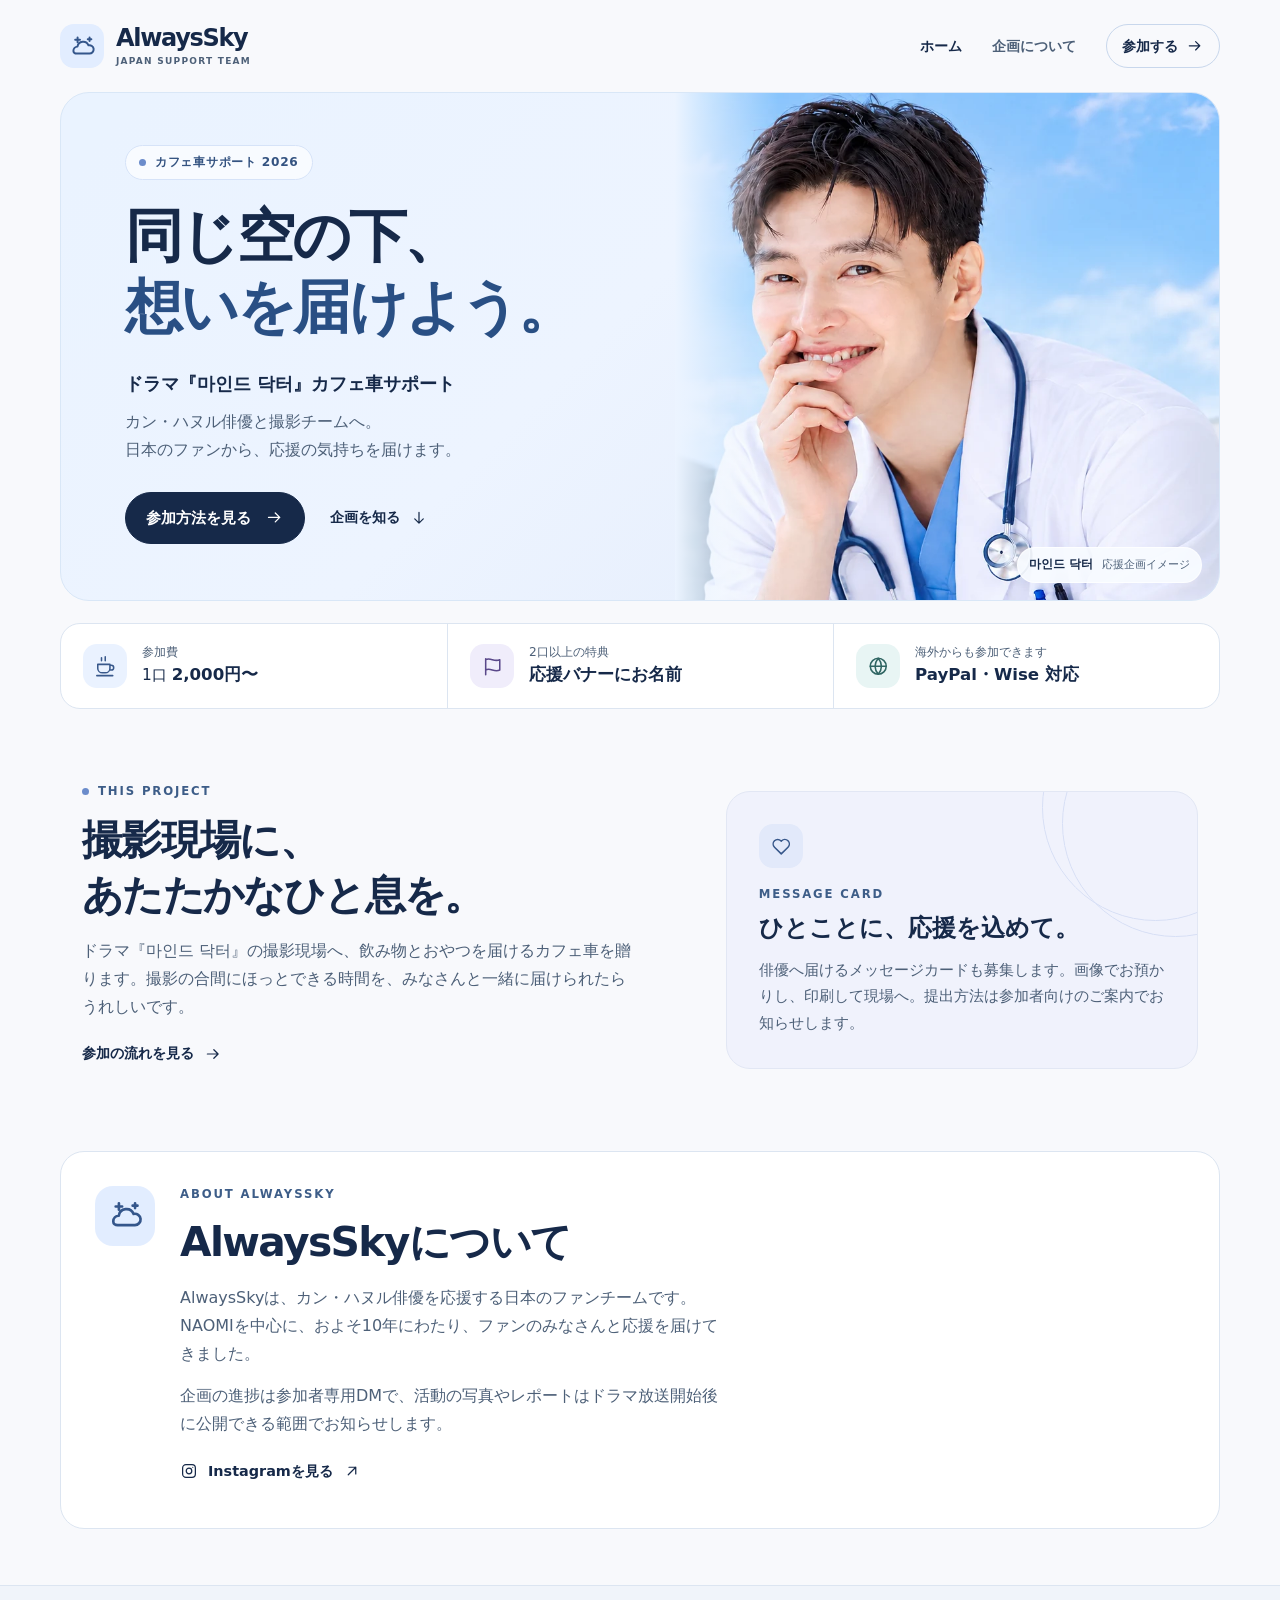
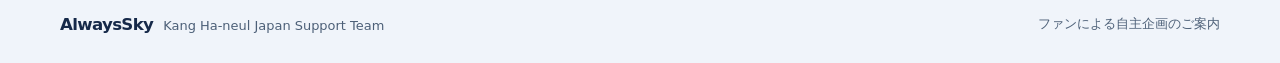
<file: index.html>
<!doctype html>
<html lang="ja">
<head>
  <meta charset="utf-8">
  <meta name="viewport" content="width=device-width, initial-scale=1">
  <meta name="theme-color" content="#f8f9fc">
  <meta name="description" content="カン・ハヌル俳優を応援する日本のファンチーム AlwaysSky。ドラマ『마인드 닥터』カフェ車サポートの企画と参加方法をご案内します。">
  <meta property="og:title" content="AlwaysSky | カン・ハヌル Japan Support Team">
  <meta property="og:description" content="同じ空の下、想いを届けよう。ドラマ『마인드 닥터』カフェ車サポートのご案内。">
  <meta property="og:type" content="website">
  <meta property="og:image" content="https://kanghaneuljpst-dot.github.io/alwayssky-website/assets/alwayssky-mind-doctor.webp">
  <title>AlwaysSky | カン・ハヌル Japan Support Team</title>
  <link rel="icon" href="assets/alwayssky-mark.svg" type="image/svg+xml">
  <link rel="stylesheet" href="assets/alwayssky.css">
</head>
<body>
  <a class="skip-link" href="#main">本文へ移動</a>
  <header class="masthead">
    <div class="wrap masthead-inner">
      <a class="brand" href="./" aria-label="AlwaysSky ホーム">
        <span class="brand-mark"><svg class="icon" aria-hidden="true"><use href="assets/icons.svg#sky"/></svg></span>
        <span><strong>AlwaysSky</strong><small>JAPAN SUPPORT TEAM</small></span>
      </a>
      <nav class="main-nav" aria-label="メインメニュー">
        <a href="./" aria-current="page">ホーム</a>
        <a href="#project">企画について</a>
        <a class="nav-apply" href="apply.html">参加する<svg class="icon" aria-hidden="true"><use href="assets/icons.svg#arrow"/></svg></a>
      </nav>
    </div>
  </header>
  <main id="main" class="wrap">
    <section class="hero" aria-labelledby="home-title">
      <div class="hero-copy">
        <p class="project-tag"><span></span>カフェ車サポート 2026</p>
        <h1 id="home-title">同じ空の下、<br><em>想いを届けよう。</em></h1>
        <p class="hero-project">ドラマ『<span lang="ko">마인드 닥터</span>』カフェ車サポート</p>
        <p class="hero-intro">カン・ハヌル俳優と撮影チームへ。<br>日本のファンから、応援の気持ちを届けます。</p>
        <div class="actions" id="join">
          <a class="button" href="apply.html">参加方法を見る<svg class="icon" aria-hidden="true"><use href="assets/icons.svg#arrow"/></svg></a>
          <a class="text-action" href="#project">企画を知る<svg class="icon" aria-hidden="true"><use href="assets/icons.svg#down"/></svg></a>
        </div>
      </div>
      <figure class="hero-image">
        <img src="assets/alwayssky-mind-doctor.webp" width="948" height="768" alt="青空の下で微笑む白衣姿のカン・ハヌル俳優のイメージ" fetchpriority="high">
        <figcaption><span lang="ko">마인드 닥터</span><span>応援企画イメージ</span></figcaption>
      </figure>
    </section>

    <dl class="quick-facts" aria-label="参加の概要">
      <div>
        <dt><span class="fact-icon blue"><svg class="icon" aria-hidden="true"><use href="assets/icons.svg#cup"/></svg></span>参加費</dt>
        <dd>1口 <strong>2,000円〜</strong></dd>
      </div>
      <div>
        <dt><span class="fact-icon lilac"><svg class="icon" aria-hidden="true"><use href="assets/icons.svg#flag"/></svg></span>2口以上の特典</dt>
        <dd><strong>応援バナーにお名前</strong></dd>
      </div>
      <div>
        <dt><span class="fact-icon mint"><svg class="icon" aria-hidden="true"><use href="assets/icons.svg#globe"/></svg></span>海外からも参加できます</dt>
        <dd><strong>PayPal・Wise 対応</strong></dd>
      </div>
    </dl>

    <section class="project-section" id="project" aria-labelledby="project-title">
      <div class="project-intro" id="about">
        <p class="eyebrow"><span></span>THIS PROJECT</p>
        <h2 id="project-title">撮影現場に、<br>あたたかなひと息を。</h2>
        <p>ドラマ『<span lang="ko">마인드 닥터</span>』の撮影現場へ、飲み物とおやつを届けるカフェ車を贈ります。撮影の合間にほっとできる時間を、みなさんと一緒に届けられたらうれしいです。</p>
        <a class="text-action" href="apply.html">参加の流れを見る<svg class="icon" aria-hidden="true"><use href="assets/icons.svg#arrow"/></svg></a>
      </div>
      <aside class="message-card" id="message" aria-labelledby="message-title">
        <div class="letter-icon"><svg class="icon" aria-hidden="true"><use href="assets/icons.svg#heart"/></svg></div>
        <p class="eyebrow">MESSAGE CARD</p>
        <h3 id="message-title">ひとことに、応援を込めて。</h3>
        <p>俳優へ届けるメッセージカードも募集します。画像でお預かりし、印刷して現場へ。提出方法は参加者向けのご案内でお知らせします。</p>
      </aside>
    </section>

    <section class="team-section" id="team" aria-labelledby="team-title">
      <span class="team-mark"><svg class="icon" aria-hidden="true"><use href="assets/icons.svg#sky"/></svg></span>
      <div>
        <p class="eyebrow">ABOUT ALWAYSSKY</p>
        <h2 id="team-title">AlwaysSkyについて</h2>
        <p>AlwaysSkyは、カン・ハヌル俳優を応援する日本のファンチームです。NAOMIを中心に、およそ10年にわたり、ファンのみなさんと応援を届けてきました。</p>
        <p id="news">企画の進捗は参加者専用DMで、活動の写真やレポートはドラマ放送開始後に公開できる範囲でお知らせします。</p>
        <a class="text-action" href="https://www.instagram.com/kanghaneul_jpfan/" target="_blank" rel="noopener"><svg class="icon" aria-hidden="true"><use href="assets/icons.svg#instagram"/></svg>Instagramを見る<svg class="icon" aria-hidden="true"><use href="assets/icons.svg#external"/></svg></a>
      </div>
    </section>
  </main>
  <footer class="footer">
    <div class="wrap footer-inner">
      <div><strong>AlwaysSky</strong><span>Kang Ha-neul Japan Support Team</span></div>
      <p>ファンによる自主企画のご案内</p>
    </div>
  </footer>
</body>
</html>
</file>
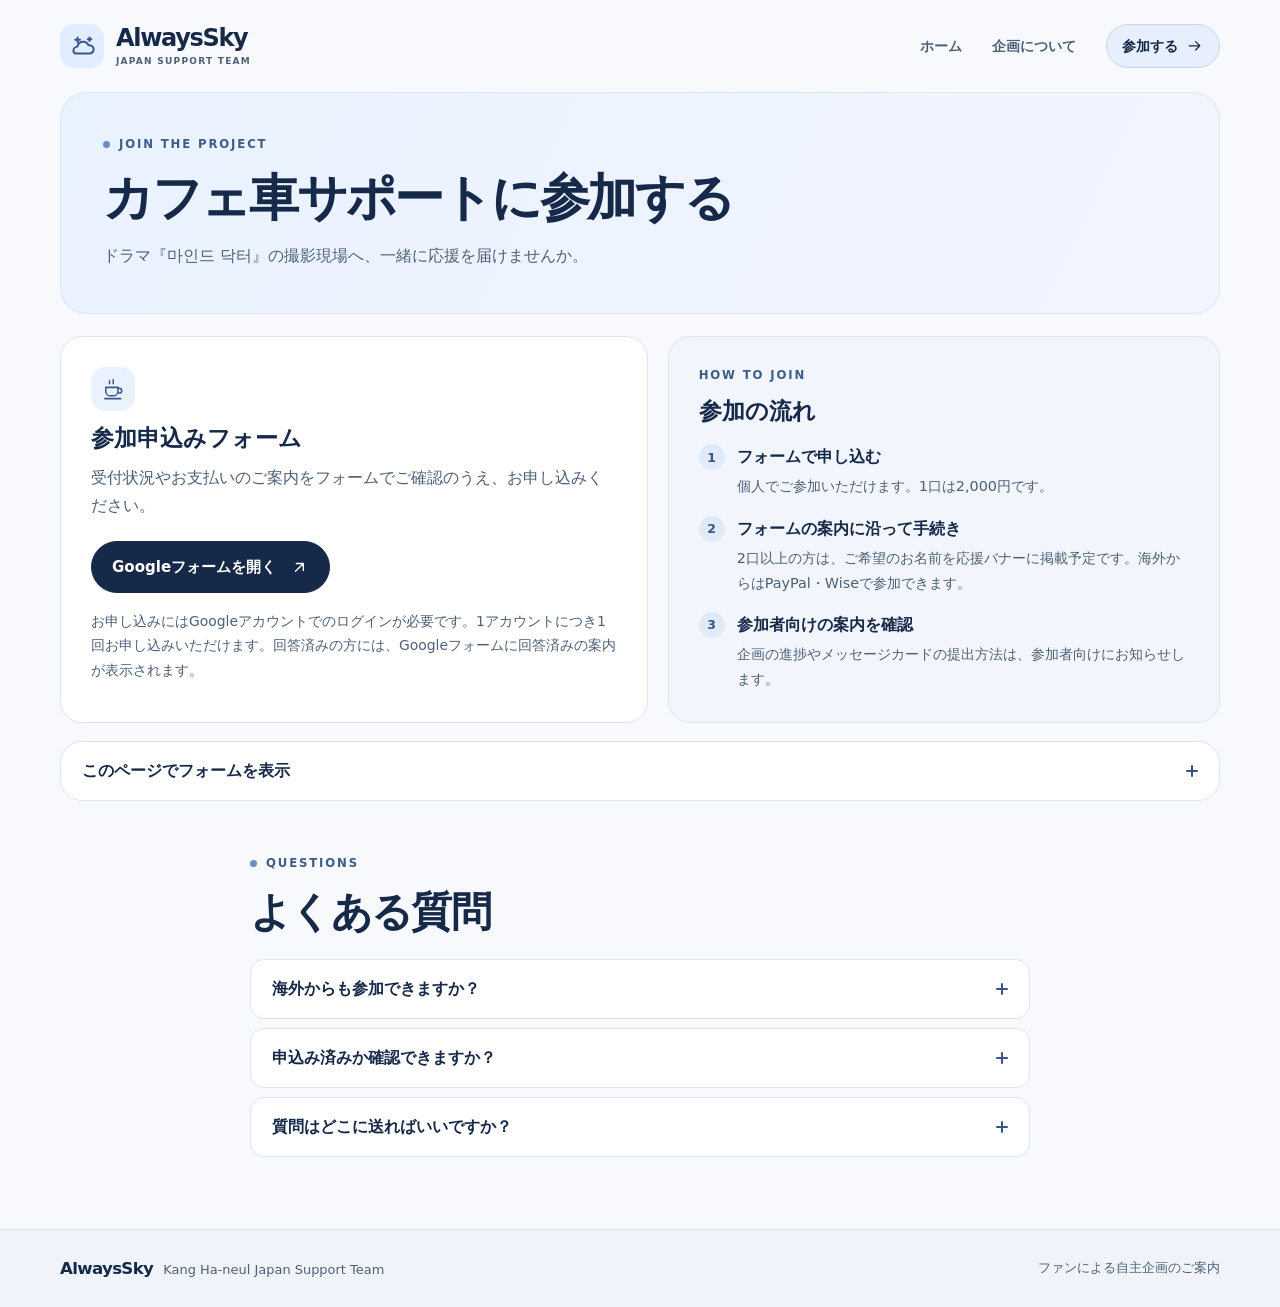
<file: apply.html>
<!doctype html>
<html lang="ja">
<head>
  <meta charset="utf-8">
  <meta name="viewport" content="width=device-width, initial-scale=1">
  <meta name="theme-color" content="#f8f9fc">
  <meta name="description" content="AlwaysSkyのドラマ『마인드 닥터』カフェ車サポートの参加方法と申込みフォーム。">
  <title>参加する | AlwaysSky</title>
  <link rel="icon" href="assets/alwayssky-mark.svg" type="image/svg+xml">
  <link rel="stylesheet" href="assets/alwayssky.css">
  <script src="assets/apply.js" defer></script>
</head>
<body>
  <a class="skip-link" href="#main">本文へ移動</a>
  <header class="masthead">
    <div class="wrap masthead-inner">
      <a class="brand" href="./" aria-label="AlwaysSky ホーム">
        <span class="brand-mark"><svg class="icon" aria-hidden="true"><use href="assets/icons.svg#sky"/></svg></span>
        <span><strong>AlwaysSky</strong><small>JAPAN SUPPORT TEAM</small></span>
      </a>
      <nav class="main-nav" aria-label="メインメニュー">
        <a href="./">ホーム</a>
        <a href="./#project">企画について</a>
        <a class="nav-apply" href="apply.html" aria-current="page">参加する<svg class="icon" aria-hidden="true"><use href="assets/icons.svg#arrow"/></svg></a>
      </nav>
    </div>
  </header>
  <main class="wrap apply-main" id="main">
    <div class="apply-heading">
      <p class="eyebrow"><span></span>JOIN THE PROJECT</p>
      <h1>カフェ車サポートに参加する</h1>
      <p>ドラマ『<span lang="ko">마인드 닥터</span>』の撮影現場へ、一緒に応援を届けませんか。</p>
    </div>
    <div class="apply-grid">
      <section class="apply-card" aria-labelledby="form-title">
        <span class="fact-icon blue"><svg class="icon" aria-hidden="true"><use href="assets/icons.svg#cup"/></svg></span>
        <h2 id="form-title">参加申込みフォーム</h2>
        <p>受付状況やお支払いのご案内をフォームでご確認のうえ、お申し込みください。</p>
        <a class="button form-link" href="https://docs.google.com/forms/d/e/1FAIpQLSdK-Qd90ddX9zffCFzwq_KuOPeeMwF6w-kkb7oBni8l5uLlmg/viewform" target="_blank" rel="noopener">Googleフォームを開く<svg class="icon" aria-hidden="true"><use href="assets/icons.svg#external"/></svg><span class="sr-only">（新しいタブ）</span></a>
        <p class="form-note">お申し込みにはGoogleアカウントでのログインが必要です。1アカウントにつき1回お申し込みいただけます。回答済みの方には、Googleフォームに回答済みの案内が表示されます。</p>
      </section>
      <section class="steps-card" aria-labelledby="steps-title">
        <p class="eyebrow">HOW TO JOIN</p>
        <h2 id="steps-title">参加の流れ</h2>
        <ol class="steps" role="list">
          <li><span class="step-number" aria-hidden="true">1</span><div><strong>フォームで申し込む</strong><p>個人でご参加いただけます。1口は2,000円です。</p></div></li>
          <li><span class="step-number" aria-hidden="true">2</span><div><strong>フォームの案内に沿って手続き</strong><p>2口以上の方は、ご希望のお名前を応援バナーに掲載予定です。海外からはPayPal・Wiseで参加できます。</p></div></li>
          <li><span class="step-number" aria-hidden="true">3</span><div><strong>参加者向けの案内を確認</strong><p>企画の進捗やメッセージカードの提出方法は、参加者向けにお知らせします。</p></div></li>
        </ol>
      </section>
    </div>
    <details class="embed-panel" id="inline-form" hidden>
      <summary><span>このページでフォームを表示</span><span class="expand-icon" aria-hidden="true"></span></summary>
      <div class="embed-body">
        <p>フォーム内でログインできない場合は、上の「Googleフォームを開く」ボタンをご利用ください。</p>
        <div id="form-frame"></div>
      </div>
    </details>
    <section class="faq" aria-labelledby="faq-title">
      <p class="eyebrow"><span></span>QUESTIONS</p>
      <h2 id="faq-title">よくある質問</h2>
      <details><summary>海外からも参加できますか？<span class="expand-icon" aria-hidden="true"></span></summary><p>はい。海外からのお支払いにはPayPalまたはWiseをご利用いただけます。手続きはフォームの案内をご覧ください。</p></details>
      <details><summary>申込み済みか確認できますか？<span class="expand-icon" aria-hidden="true"></span></summary><p>申込みに使ったGoogleアカウントでフォームを開いてください。「既に回答済みです」と表示された方は、参加者向けの案内をお待ちください。</p></details>
      <details><summary>質問はどこに送ればいいですか？<span class="expand-icon" aria-hidden="true"></span></summary><p>AlwaysSkyのInstagram <a href="https://www.instagram.com/kanghaneul_jpfan/" target="_blank" rel="noopener">@kanghaneul_jpfan</a> のDMでお問い合わせください。</p></details>
    </section>
  </main>
  <footer class="footer">
    <div class="wrap footer-inner">
      <div><strong>AlwaysSky</strong><span>Kang Ha-neul Japan Support Team</span></div>
      <p>ファンによる自主企画のご案内</p>
    </div>
  </footer>
</body>
</html>
</file>
<file: assets/alwayssky.css>
:root {
  color-scheme: light;
  --paper: #f8f9fc;
  --white: #fff;
  --navy: #162949;
  --blue: #294f84;
  --ink: #233954;
  --muted: #4d6078;
  --line: #dce5f1;
  --sky: #eaf3ff;
  font-family: Inter, system-ui, "Hiragino Sans", "Yu Gothic", "Noto Sans CJK JP", sans-serif;
  color: var(--ink);
  background: var(--paper);
}
* { box-sizing: border-box; }
[hidden] { display: none !important; }
html { scroll-behavior: smooth; }
body { margin: 0; font-size: 16px; line-height: 1.75; }
a { color: var(--blue); }
a:focus-visible, summary:focus-visible, iframe:focus-visible {
  outline: 3px solid #4469a4;
  outline-offset: 4px;
}
h1, h2, h3, p, figure, dl, dd { margin: 0; }
h1, h2, h3 { color: var(--navy); line-height: 1.35; }
p { overflow-wrap: anywhere; }
.wrap { width: min(1160px, calc(100% - 80px)); margin-inline: auto; }
.icon {
  display: block;
  width: 1.25em;
  height: 1.25em;
  fill: none;
  stroke: currentColor;
  stroke-width: 1.65;
  stroke-linecap: round;
  stroke-linejoin: round;
  flex: none;
}
.sr-only, .skip-link:not(:focus) {
  position: absolute;
  width: 1px;
  height: 1px;
  padding: 0;
  overflow: hidden;
  clip-path: inset(50%);
  white-space: nowrap;
}
.skip-link:focus {
  position: fixed;
  z-index: 5;
  top: 8px;
  left: 8px;
  padding: 8px 14px;
  background: var(--white);
}
.masthead { background: var(--paper); }
.masthead-inner {
  min-height: 92px;
  display: flex;
  justify-content: space-between;
  align-items: center;
  gap: 24px;
}
.brand {
  display: inline-flex;
  align-items: center;
  gap: 12px;
  text-decoration: none;
  color: var(--navy);
  line-height: 1.1;
}
.brand-mark, .team-mark {
  display: grid;
  place-items: center;
  width: 44px;
  height: 44px;
  border-radius: 14px;
  background: #e2edff;
  color: #34568b;
  font-size: 23px;
}
.brand strong { display: block; font-size: 24px; letter-spacing: -.055em; font-weight: 770; }
.brand small {
  display: block;
  margin-top: 5px;
  color: var(--muted);
  font-size: 9px;
  font-weight: 750;
  letter-spacing: .14em;
}
.main-nav { display: flex; gap: 30px; align-items: center; }
.main-nav a {
  min-height: 44px;
  display: inline-flex;
  align-items: center;
  gap: 8px;
  color: var(--muted);
  text-decoration: none;
  font-size: .88rem;
  font-weight: 720;
  white-space: nowrap;
}
.main-nav a:hover, .main-nav a[aria-current] { color: var(--navy); }
.main-nav .nav-apply {
  border: 1px solid #c8d7ec;
  border-radius: 100px;
  padding: 0 15px;
  color: var(--navy);
}
.main-nav .nav-apply:hover, .main-nav .nav-apply[aria-current] { background: #e7effc; }

.hero {
  position: relative;
  isolation: isolate;
  min-height: 485px;
  display: grid;
  grid-template-columns: 53% 47%;
  overflow: hidden;
  border: 1px solid #d9e7f7;
  border-radius: 29px;
  background: linear-gradient(135deg, #eaf3ff 5%, #edf4ff 47%, #e1eafa 100%);
}
.hero-copy { z-index: 1; align-self: center; padding: 52px 0 56px clamp(34px, 5vw, 67px); }
.project-tag {
  display: inline-flex;
  align-items: center;
  gap: 9px;
  padding: 6px 13px;
  border: 1px solid #d6e3f8;
  border-radius: 100px;
  background: #f8fbff;
  color: #345381;
  font-size: .76rem;
  font-weight: 760;
  letter-spacing: .06em;
}
.project-tag span, .eyebrow span {
  flex: none;
  width: 7px;
  height: 7px;
  border-radius: 50%;
  background: #6b8ccb;
}
.hero h1 { margin-top: 22px; font-size: clamp(2.48rem, 4.5vw, 4.15rem); line-height: 1.22; letter-spacing: -.045em; font-weight: 800; }
.hero h1 em { color: #294f84; font-style: normal; }
.hero-project { margin-top: 25px; color: var(--navy); font-size: clamp(.95rem, 1.5vw, 1.125rem); font-weight: 750; }
.hero-intro { margin-top: 9px; font-size: .99rem; color: var(--muted); }
.actions { display: flex; align-items: center; flex-wrap: wrap; gap: 12px 25px; margin-top: 28px; }
.button, .text-action {
  display: inline-flex;
  align-items: center;
  justify-content: center;
  gap: 10px;
  min-height: 46px;
  text-decoration: none;
  font-weight: 740;
}
.button {
  gap: 14px;
  min-height: 52px;
  padding: 10px 20px;
  border: 1px solid var(--navy);
  border-radius: 100px;
  color: var(--white);
  background: var(--navy);
  font-size: .94rem;
  transition: background-color .18s, border-color .18s;
}
.button:hover { background: var(--blue); border-color: var(--blue); }
.text-action { color: var(--navy); font-size: .9rem; }
.text-action:hover { text-decoration: underline; text-underline-offset: 4px; }
.hero-image { position: relative; min-width: 0; }
.hero-image img { position: absolute; width: 100%; height: 100%; object-fit: cover; object-position: 48% 35%; }
.hero-image::after {
  content: "";
  position: absolute;
  inset: 0;
  background: linear-gradient(90deg, #ecf4ff 0%, transparent 19%);
  pointer-events: none;
}
.hero-image figcaption {
  position: absolute;
  z-index: 1;
  right: 17px;
  bottom: 17px;
  display: flex;
  align-items: center;
  gap: 9px;
  border: 1px solid #ffffffb0;
  border-radius: 100px;
  padding: 6px 11px;
  background: #f8fbfff0;
  color: var(--muted);
  font-size: .67rem;
}
.hero-image figcaption span:first-child { color: var(--navy); font-size: .77rem; font-weight: 740; }

.quick-facts {
  display: grid;
  grid-template-columns: repeat(3, minmax(0, 1fr));
  margin-top: 22px;
  border: 1px solid var(--line);
  border-radius: 20px;
  background: var(--white);
}
.quick-facts > div { position: relative; padding: 20px 22px 20px 81px; }
.quick-facts .fact-icon { position: absolute; left: 22px; top: 50%; transform: translateY(-50%); }
.quick-facts > div + div { border-left: 1px solid var(--line); }
.fact-icon, .letter-icon {
  width: 44px;
  height: 44px;
  border-radius: 14px;
  display: grid;
  place-items: center;
  flex: none;
  color: #38588b;
  font-size: 18px;
}
.blue { background: #eaf2ff; }
.lilac { background: #f0edfb; color: #5a488a; }
.mint { background: #e8f5f4; color: #306663; }
.quick-facts dt { color: var(--muted); font-size: .76rem; line-height: 1.45; }
.quick-facts dd { margin-top: 2px; color: var(--navy); font-size: .96rem; line-height: 1.5; }
.quick-facts strong { font-size: 1.04rem; }

.project-section {
  display: grid;
  grid-template-columns: 1.08fr .92fr;
  align-items: center;
  gap: clamp(32px, 7vw, 102px);
  padding: 74px 22px;
  scroll-margin-top: 20px;
}
.eyebrow {
  display: flex;
  align-items: center;
  gap: 9px;
  color: #3d5d88;
  font-size: .73rem;
  font-weight: 780;
  letter-spacing: .16em;
  line-height: 1.4;
}
.project-section h2, .team-section h2, .faq h2 {
  margin-top: 13px;
  font-size: clamp(1.7rem, 3.4vw, 2.55rem);
  font-weight: 780;
  letter-spacing: -.04em;
}
.project-intro > p:not(.eyebrow), .team-section p:not(.eyebrow) { margin-top: 14px; max-width: 550px; color: var(--muted); }
.project-intro .text-action, .team-section .text-action { margin-top: 10px; }
.message-card {
  position: relative;
  overflow: hidden;
  isolation: isolate;
  padding: 32px;
  border: 1px solid #e2e7f4;
  border-radius: 24px;
  background: #f0f2fc;
}
.message-card::before, .message-card::after {
  content: "";
  position: absolute;
  z-index: -1;
  right: -72px;
  top: -98px;
  width: 225px;
  height: 225px;
  border: 1px solid #d7dff5;
  border-radius: 50%;
}
.message-card::after { right: -92px; top: -82px; }
.letter-icon { margin-bottom: 18px; background: #e2e9fa; }
.message-card h3 { margin-top: 10px; font-size: clamp(1.18rem, 2vw, 1.5rem); }
.message-card > p:last-child { margin-top: 12px; color: var(--muted); font-size: .95rem; }
.team-section {
  display: flex;
  align-items: flex-start;
  gap: 25px;
  margin-bottom: 56px;
  padding: 34px;
  border: 1px solid var(--line);
  border-radius: 24px;
  background: var(--white);
}
.team-mark { width: 60px; height: 60px; border-radius: 18px; font-size: 31px; flex: none; }

.apply-main { padding-bottom: 72px; }
.apply-heading {
  padding: 43px 42px;
  border: 1px solid #dbe7f8;
  border-radius: 26px;
  background: linear-gradient(115deg, #e9f2ff, #f2f5ff);
}
.apply-heading h1 { margin-top: 12px; font-size: clamp(1.75rem, 4vw, 3.15rem); letter-spacing: -.045em; }
.apply-heading > p:last-child { margin-top: 10px; color: var(--muted); }
.apply-grid { display: grid; grid-template-columns: 1fr .94fr; gap: 20px; margin-top: 22px; }
.apply-card, .steps-card, .embed-panel {
  min-width: 0;
  padding: 30px;
  border: 1px solid var(--line);
  border-radius: 22px;
  background: var(--white);
}
.steps-card { background: #f2f5fc; }
.apply-grid h2 { margin-top: 12px; font-size: 1.42rem; }
.apply-grid p:where(:not(.eyebrow)) { margin-top: 10px; color: var(--muted); }
.form-link { margin-top: 21px; }
.apply-grid .form-note { margin-top: 16px; font-size: .87rem; }
.steps { margin: 17px 0 0; padding: 0; list-style: none; }
.steps li { display: flex; gap: 12px; }
.steps li + li { margin-top: 15px; }
.step-number {
  display: grid;
  place-items: center;
  flex: 0 0 26px;
  height: 26px;
  margin-top: 1px;
  border-radius: 50%;
  color: #365586;
  background: #e0eafb;
  font-size: .78rem;
  font-weight: 750;
}
.steps strong { color: var(--navy); }
.steps li p:not(.eyebrow) { margin-top: 3px; font-size: .9rem; }
.embed-panel { margin-top: 18px; padding: 0; }
summary {
  display: flex;
  justify-content: space-between;
  align-items: center;
  gap: 12px;
  padding: 15px 21px;
  color: var(--navy);
  font-weight: 730;
  cursor: pointer;
  list-style: none;
}
summary::-webkit-details-marker { display: none; }
summary:hover { color: var(--blue); }
.expand-icon { width: 12px; height: 12px; position: relative; flex: none; }
.expand-icon::before, .expand-icon::after { position: absolute; content: ""; background: #365586; border-radius: 2px; }
.expand-icon::before { width: 12px; height: 2px; left: 0; top: 5px; }
.expand-icon::after { width: 2px; height: 12px; left: 5px; top: 0; }
details[open] > summary .expand-icon::after { display: none; }
.embed-body { padding: 0 20px 20px; }
.embed-body p { margin-bottom: 12px; color: var(--muted); font-size: .88rem; }
.embed-body iframe { display: block; width: 100%; max-width: 100%; height: clamp(470px, 75vh, 760px); border: 1px solid var(--line); border-radius: 12px; }
.faq { max-width: 780px; margin: 54px auto 0; }
.faq h2 { margin-bottom: 19px; }
.faq details { margin-top: 9px; border: 1px solid var(--line); border-radius: 14px; background: var(--white); }
.faq details p { padding: 0 21px 16px; color: var(--muted); font-size: .94rem; }

.footer { border-top: 1px solid var(--line); color: var(--muted); background: #f0f4fa; }
.footer-inner { display: flex; justify-content: space-between; align-items: center; gap: 12px; padding-block: 24px; font-size: .81rem; }
.footer strong { margin-right: 10px; color: var(--navy); font-size: 1.04rem; letter-spacing: -.04em; }
.footer span { display: inline-block; max-width: 100%; }

@media (max-width: 900px) {
  .wrap { width: calc(100% - 52px); }
  .hero { min-height: 440px; grid-template-columns: 56% 44%; }
  .hero-copy { padding-left: 29px; }
  .quick-facts > div { padding-inline: 67px 13px; }
  .quick-facts .fact-icon { left: 13px; }
  .quick-facts strong { font-size: .91rem; }
  .project-section { padding-inline: 5px; }
}
@media (max-width: 660px) {
  .wrap { width: calc(100% - 32px); }
  .masthead-inner { min-height: 72px; gap: 8px; }
  .brand { gap: 7px; }
  .brand-mark { width: 34px; height: 34px; border-radius: 11px; font-size: 17px; }
  .brand strong { font-size: 20px; }
  .brand small { font-size: 6.6px; letter-spacing: .13em; }
  .main-nav { gap: 11px; }
  .main-nav a { font-size: .79rem; }
  .main-nav a:nth-child(2) { display: none; }
  .main-nav .nav-apply { padding-inline: 9px; }
  .main-nav .nav-apply .icon { display: none; }
  .hero { display: flex; flex-direction: column; min-height: 0; border-radius: 22px; }
  .hero-copy { align-self: stretch; padding: 24px 21px 20px; }
  .hero h1 { margin-top: 13px; font-size: clamp(1.87rem, 8.6vw, 3.2rem); }
  .hero-project { margin-top: 16px; font-size: .9rem; }
  .hero-intro { margin-top: 7px; font-size: .88rem; }
  .actions { gap: 7px 15px; margin-top: 17px; }
  .button { padding-inline: 14px; min-height: 48px; gap: 8px; font-size: .87rem; }
  .text-action { font-size: .82rem; gap: 5px; }
  .hero-image { height: clamp(225px, 65vw, 345px); }
  .hero-image img { object-position: 50% 28%; }
  .hero-image::after { background: linear-gradient(180deg, #edf4ff, transparent 14%); }
  .hero-image figcaption { bottom: 10px; right: 10px; }
  .quick-facts { grid-template-columns: 1fr; margin-top: 16px; border-radius: 16px; }
  .quick-facts > div { padding: 11px 14px 11px 62px; }
  .quick-facts > div + div { border-top: 1px solid var(--line); border-left: 0; }
  .fact-icon { width: 36px; height: 36px; border-radius: 11px; font-size: 16px; }
  .project-section { grid-template-columns: 1fr; gap: 24px; padding-block: 44px 30px; }
  .message-card { padding: 24px; }
  .team-section { display: block; padding: 23px; margin-bottom: 34px; }
  .team-mark { margin-bottom: 15px; }
  .footer-inner { display: block; }
  .footer p { margin-top: 3px; }
  .apply-main { padding-bottom: 44px; }
  .apply-heading, .apply-card, .steps-card { padding: 22px; }
  .apply-grid { grid-template-columns: 1fr; gap: 13px; margin-top: 15px; }
  .apply-grid h2 { font-size: 1.29rem; }
  .embed-panel { margin-top: 13px; }
  summary { padding-inline: 14px; }
  .embed-body, .faq details p { padding-inline: 14px; }
  .faq { margin-top: 40px; }
}
@media (prefers-reduced-motion: reduce) {
  html { scroll-behavior: auto; }
  .button { transition: none; }
}
</file>
